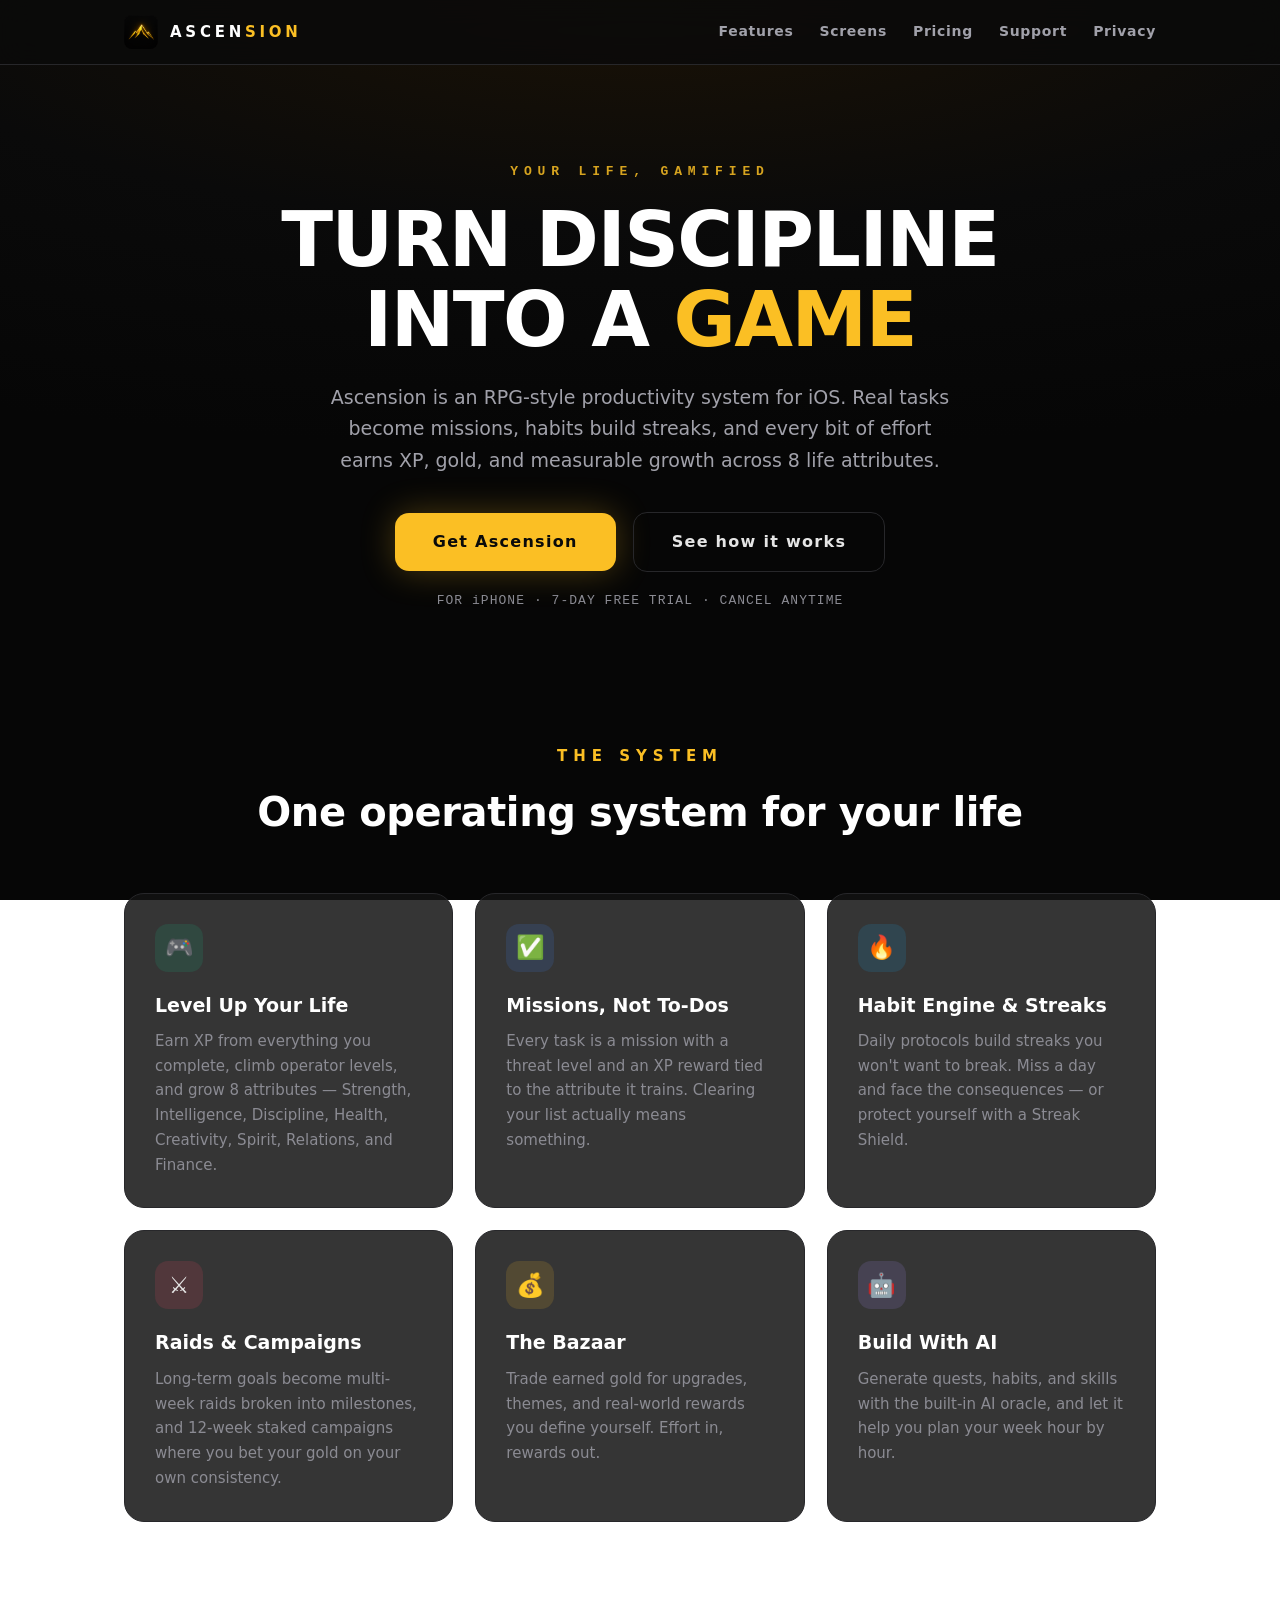
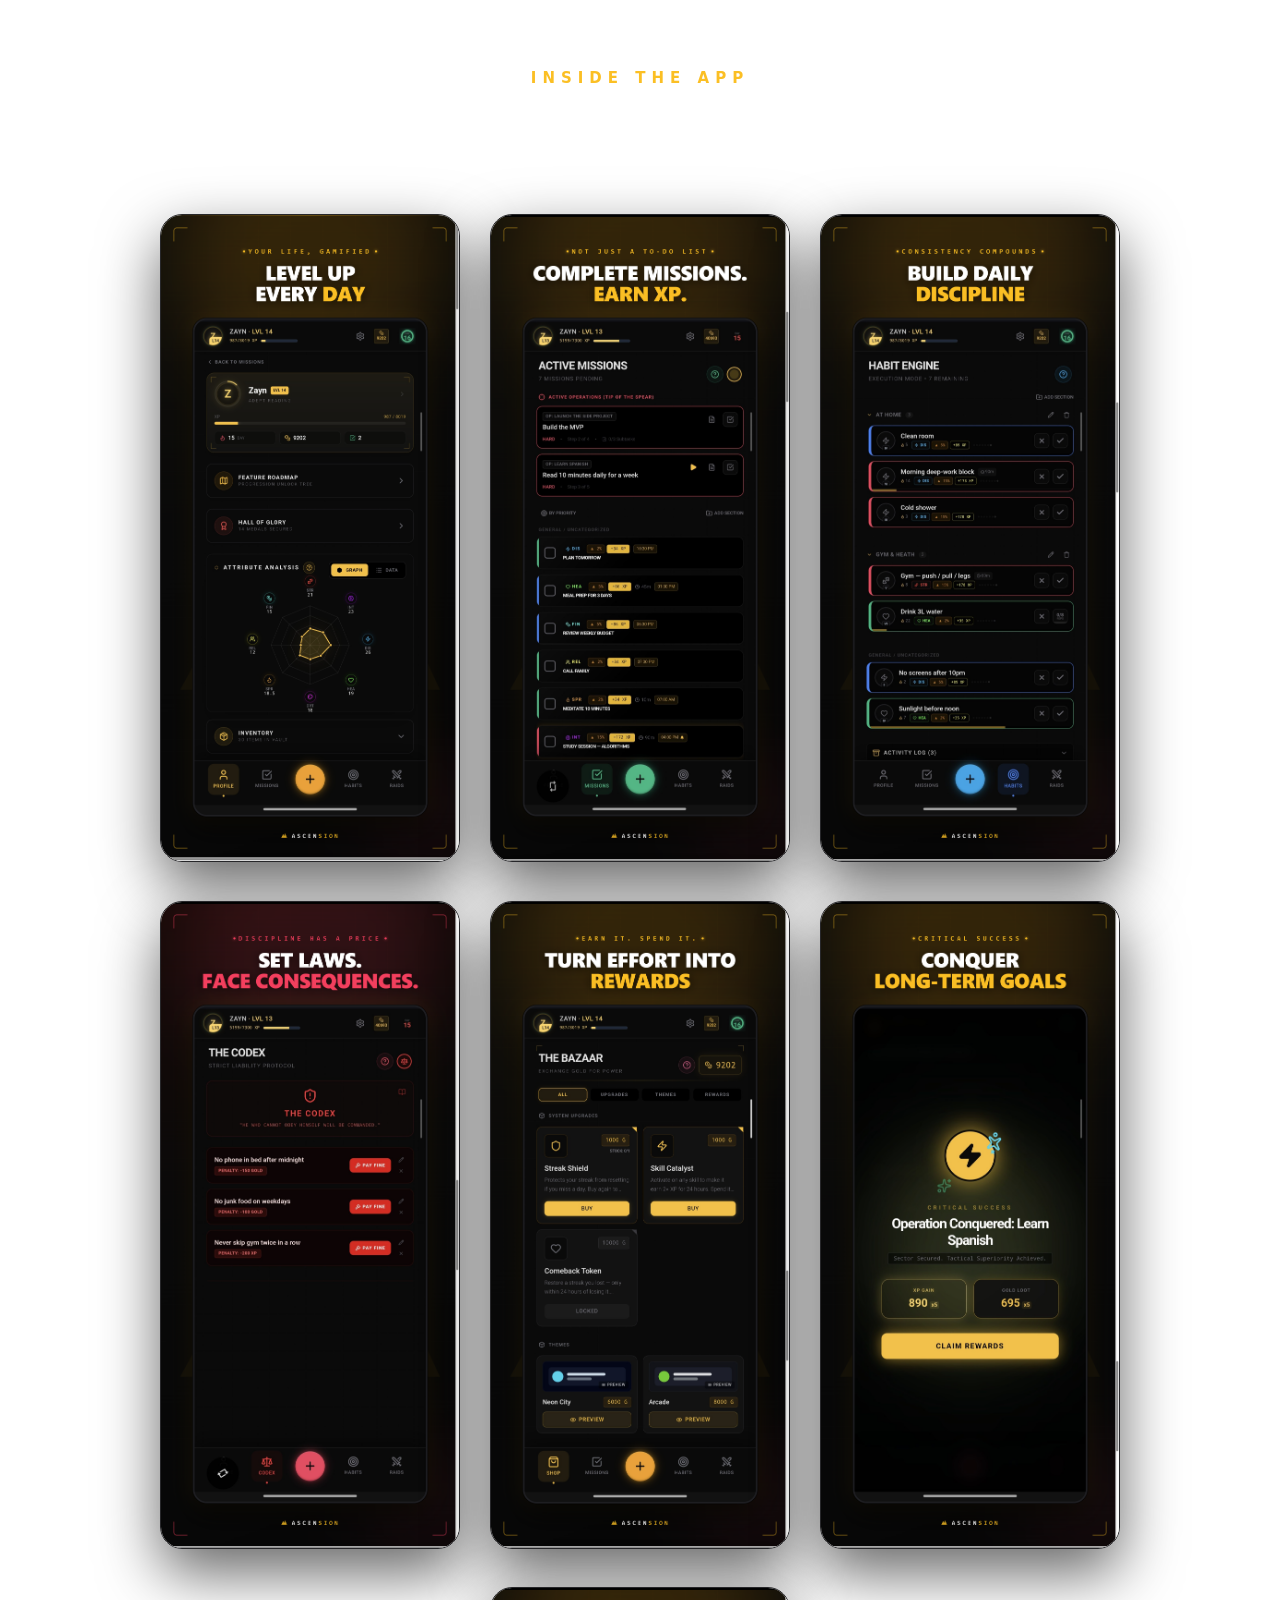
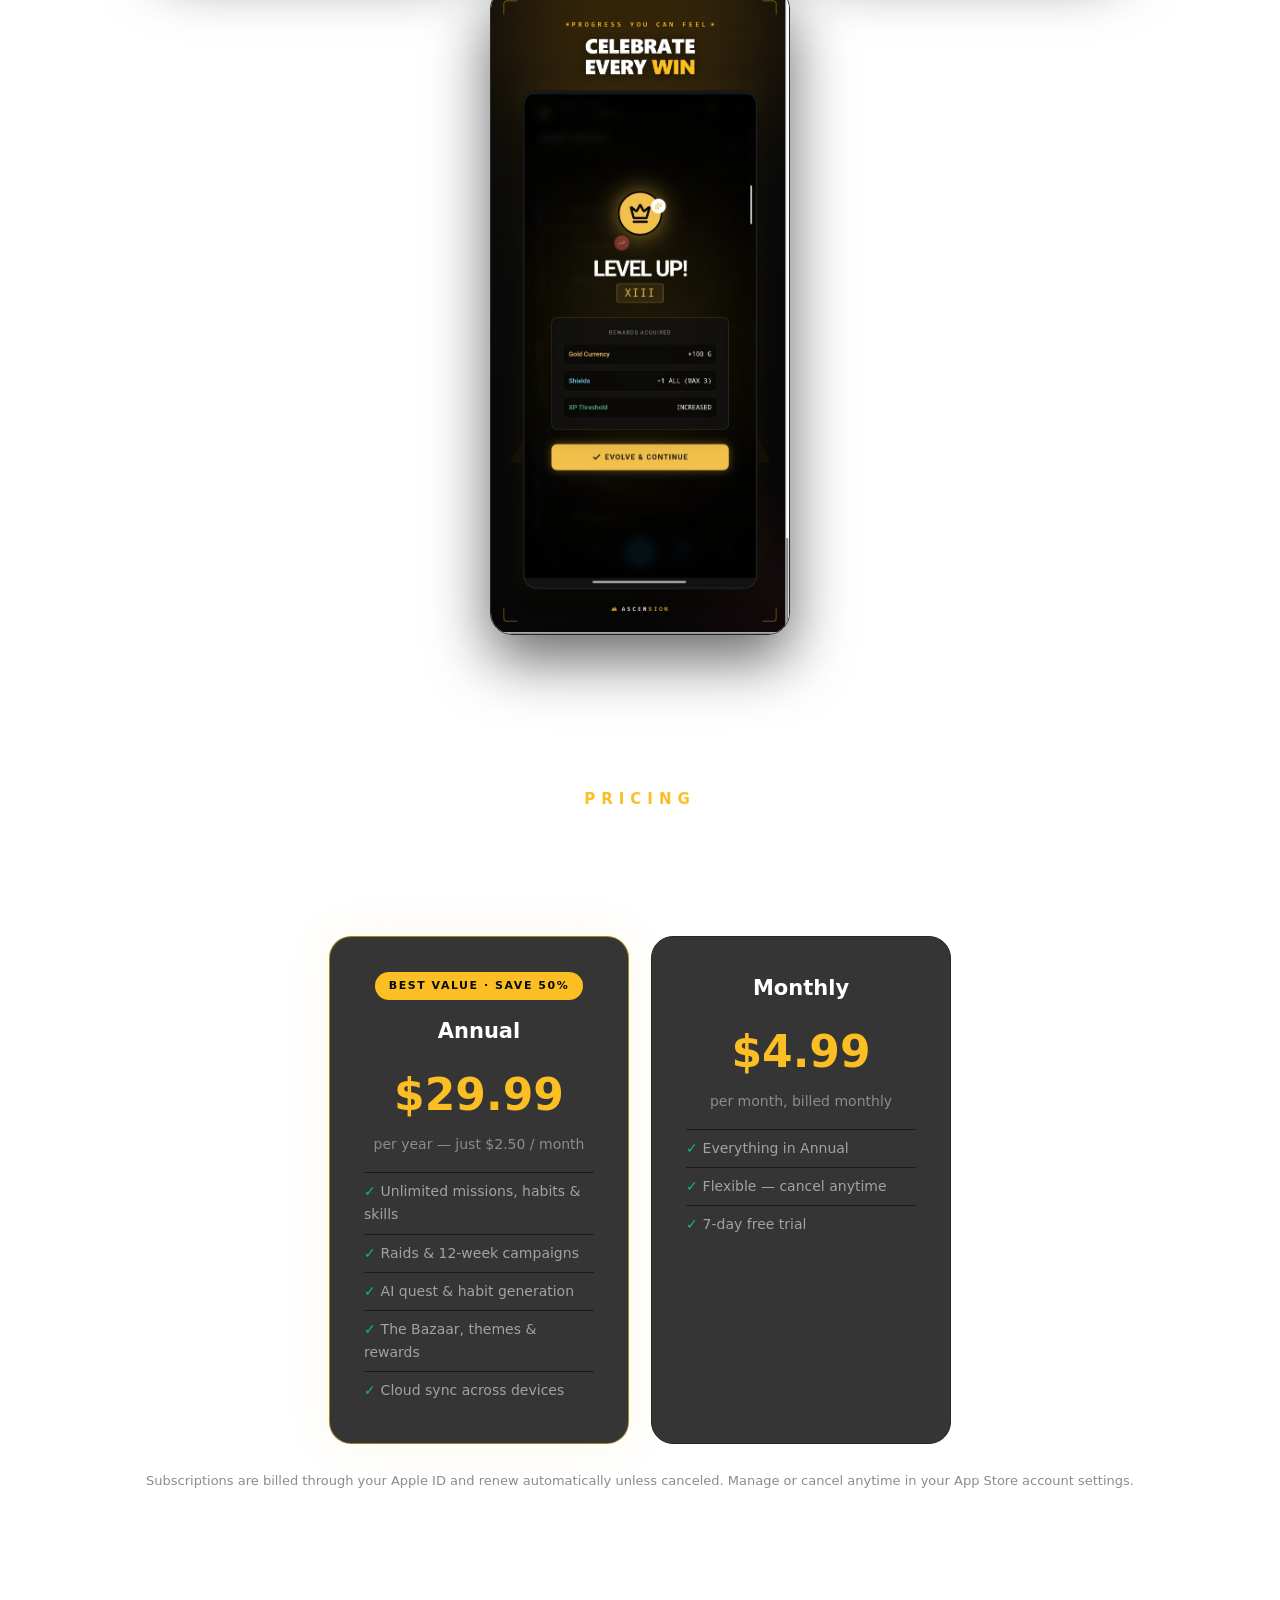
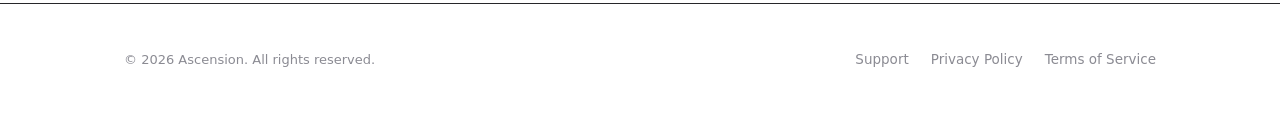
<file: index.html>
<!DOCTYPE html>
<html lang="en">
<head>
<meta charset="UTF-8">
<meta name="viewport" content="width=device-width, initial-scale=1.0">
<title>Ascension — Turn Your Life Into a Game</title>
<meta name="description" content="Ascension is an RPG-style productivity system for iOS. Turn tasks into missions, habits into streaks, and daily effort into XP, gold, and real progress across 8 life attributes.">
<link rel="icon" type="image/png" href="shots/icon.png">
<link rel="stylesheet" href="style.css">
<meta property="og:title" content="Ascension — Turn Your Life Into a Game">
<meta property="og:description" content="An RPG-style productivity system: missions, habits, streaks, XP, gold, and 8 life attributes.">
<meta property="og:image" content="shots/icon.png">
</head>
<body>

<nav>
  <div class="wrap">
    <a class="brand" href="index.html"><img src="shots/icon.png" alt="Ascension icon"><span>ASCEN<b>SION</b></span></a>
    <div class="links">
      <a href="#features">Features</a>
      <a href="#screens">Screens</a>
      <a href="#pricing">Pricing</a>
      <a href="support.html">Support</a>
      <a href="privacy.html">Privacy</a>
    </div>
  </div>
</nav>

<header class="hero wrap">
  <div class="kicker mono">Your life, gamified</div>
  <h1>Turn discipline<br>into a <span class="g">game</span></h1>
  <p class="lead">Ascension is an RPG-style productivity system for iOS. Real tasks become missions, habits build streaks, and every bit of effort earns XP, gold, and measurable growth across 8 life attributes.</p>
  <a class="cta" href="#pricing">Get Ascension</a>
  <a class="cta ghost" href="#features">See how it works</a>
  <div class="subnote mono">FOR iPHONE · 7-DAY FREE TRIAL · CANCEL ANYTIME</div>
</header>

<section id="features">
  <div class="wrap">
    <h2 class="sec">The System</h2>
    <h3 class="sec-big">One operating system for your life</h3>
    <div class="grid">
      <div class="card"><div class="ico" style="background:rgba(16,185,129,.14);">🎮</div>
        <h4>Level Up Your Life</h4>
        <p>Earn XP from everything you complete, climb operator levels, and grow 8 attributes — Strength, Intelligence, Discipline, Health, Creativity, Spirit, Relations, and Finance.</p></div>
      <div class="card"><div class="ico" style="background:rgba(59,130,246,.14);">✅</div>
        <h4>Missions, Not To-Dos</h4>
        <p>Every task is a mission with a threat level and an XP reward tied to the attribute it trains. Clearing your list actually means something.</p></div>
      <div class="card"><div class="ico" style="background:rgba(14,165,233,.14);">🔥</div>
        <h4>Habit Engine &amp; Streaks</h4>
        <p>Daily protocols build streaks you won't want to break. Miss a day and face the consequences — or protect yourself with a Streak Shield.</p></div>
      <div class="card"><div class="ico" style="background:rgba(244,63,94,.14);">⚔️</div>
        <h4>Raids &amp; Campaigns</h4>
        <p>Long-term goals become multi-week raids broken into milestones, and 12-week staked campaigns where you bet your gold on your own consistency.</p></div>
      <div class="card"><div class="ico" style="background:rgba(251,191,36,.14);">💰</div>
        <h4>The Bazaar</h4>
        <p>Trade earned gold for upgrades, themes, and real-world rewards you define yourself. Effort in, rewards out.</p></div>
      <div class="card"><div class="ico" style="background:rgba(167,139,250,.14);">🤖</div>
        <h4>Build With AI</h4>
        <p>Generate quests, habits, and skills with the built-in AI oracle, and let it help you plan your week hour by hour.</p></div>
    </div>
  </div>
</section>

<section id="screens">
  <div class="wrap">
    <h2 class="sec">Inside the app</h2>
    <h3 class="sec-big">Built like a game. Works like a system.</h3>
    <div class="shots">
      <figure><img src="shots/01_profile.png" alt="Ascension operator profile with attribute radar"></figure>
      <figure><img src="shots/02_missions.png" alt="Ascension active missions with XP rewards"></figure>
      <figure><img src="shots/03_habits.png" alt="Ascension habit engine and streaks"></figure>
      <figure><img src="shots/04_codex.png" alt="Ascension Codex — personal laws and penalties"></figure>
      <figure><img src="shots/05_shop.png" alt="Ascension in-app shop, The Bazaar"></figure>
      <figure><img src="shots/06_raidwin.png" alt="Ascension raid conquered — long-term goal complete"></figure>
      <figure><img src="shots/07_levelup.png" alt="Ascension level up celebration"></figure>
    </div>
  </div>
</section>

<section id="pricing">
  <div class="wrap">
    <h2 class="sec">Pricing</h2>
    <h3 class="sec-big">Simple, transparent plans</h3>
    <div class="plans">
      <div class="plan best">
        <div class="tag">BEST VALUE · SAVE 50%</div>
        <h4>Annual</h4>
        <div class="price">$29.99</div>
        <div class="per">per year — just $2.50 / month</div>
        <ul>
          <li>Unlimited missions, habits &amp; skills</li>
          <li>Raids &amp; 12-week campaigns</li>
          <li>AI quest &amp; habit generation</li>
          <li>The Bazaar, themes &amp; rewards</li>
          <li>Cloud sync across devices</li>
        </ul>
      </div>
      <div class="plan">
        <h4>Monthly</h4>
        <div class="price">$4.99</div>
        <div class="per">per month, billed monthly</div>
        <ul>
          <li>Everything in Annual</li>
          <li>Flexible — cancel anytime</li>
          <li>7-day free trial</li>
        </ul>
      </div>
    </div>
    <p style="text-align:center;color:var(--muted);font-size:13px;margin-top:26px;">
      Subscriptions are billed through your Apple ID and renew automatically unless canceled.
      Manage or cancel anytime in your App Store account settings.
    </p>
  </div>
</section>

<footer>
  <div class="wrap">
    <div class="copy">© 2026 Ascension. All rights reserved.</div>
    <div class="links">
      <a href="support.html">Support</a>
      <a href="privacy.html">Privacy Policy</a>
      <a href="terms.html">Terms of Service</a>
    </div>
  </div>
</footer>

</body>
</html>
</file>
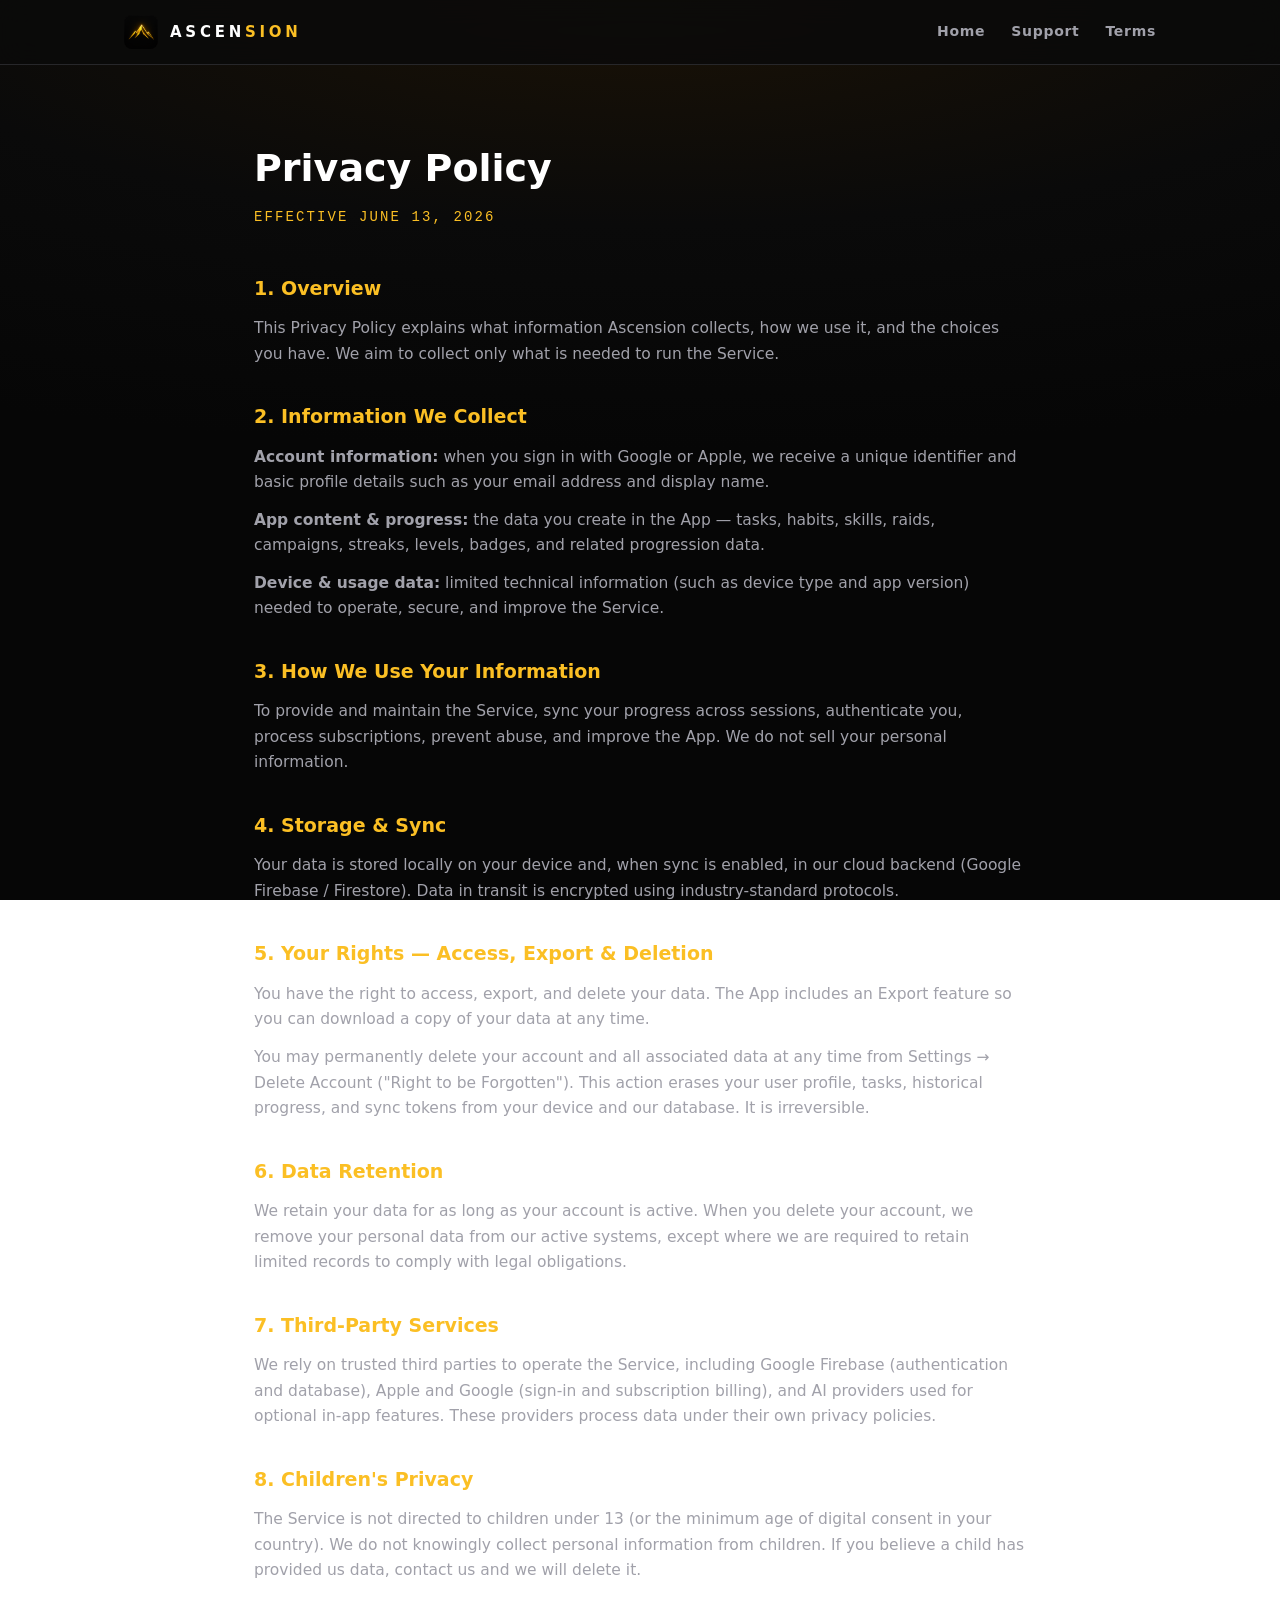
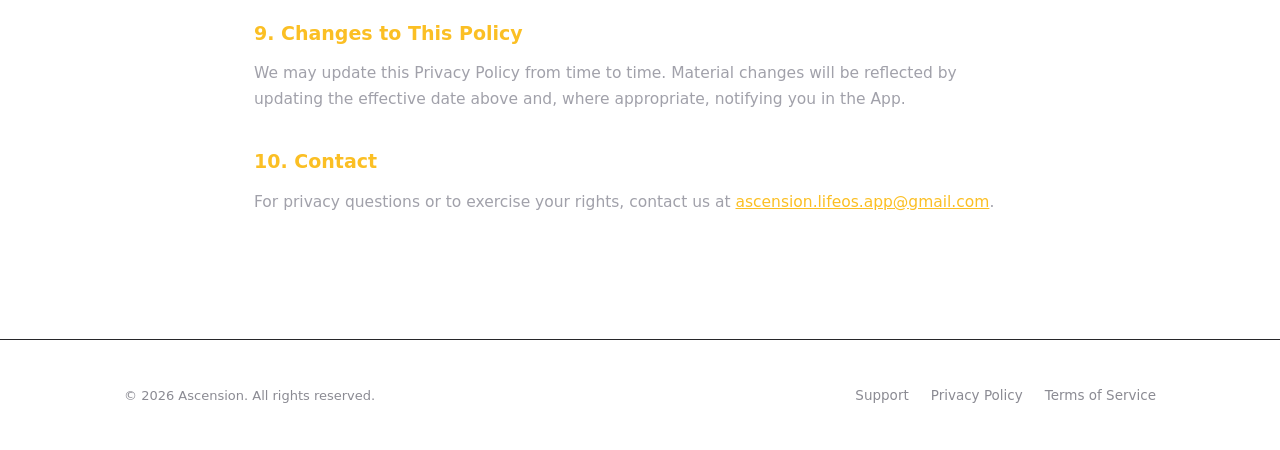
<file: privacy.html>
<!DOCTYPE html>
<html lang="en">
<head>
<meta charset="UTF-8">
<meta name="viewport" content="width=device-width, initial-scale=1.0">
<title>Privacy Policy — Ascension</title>
<link rel="icon" type="image/png" href="shots/icon.png">
<link rel="stylesheet" href="style.css">
</head>
<body>

<nav>
  <div class="wrap">
    <a class="brand" href="index.html"><img src="shots/icon.png" alt="Ascension icon"><span>ASCEN<b>SION</b></span></a>
    <div class="links">
      <a href="index.html">Home</a>
      <a href="support.html">Support</a>
      <a href="terms.html">Terms</a>
    </div>
  </div>
</nav>

<div class="doc">
  <h1>Privacy Policy</h1>
  <div class="eff mono">Effective June 13, 2026</div>

  <h2>1. Overview</h2>
  <p>This Privacy Policy explains what information Ascension collects, how we use it, and the choices you have. We aim to collect only what is needed to run the Service.</p>

  <h2>2. Information We Collect</h2>
  <p><strong>Account information:</strong> when you sign in with Google or Apple, we receive a unique identifier and basic profile details such as your email address and display name.</p>
  <p><strong>App content &amp; progress:</strong> the data you create in the App — tasks, habits, skills, raids, campaigns, streaks, levels, badges, and related progression data.</p>
  <p><strong>Device &amp; usage data:</strong> limited technical information (such as device type and app version) needed to operate, secure, and improve the Service.</p>

  <h2>3. How We Use Your Information</h2>
  <p>To provide and maintain the Service, sync your progress across sessions, authenticate you, process subscriptions, prevent abuse, and improve the App. We do not sell your personal information.</p>

  <h2>4. Storage &amp; Sync</h2>
  <p>Your data is stored locally on your device and, when sync is enabled, in our cloud backend (Google Firebase / Firestore). Data in transit is encrypted using industry-standard protocols.</p>

  <h2>5. Your Rights — Access, Export &amp; Deletion</h2>
  <p>You have the right to access, export, and delete your data. The App includes an Export feature so you can download a copy of your data at any time.</p>
  <p>You may permanently delete your account and all associated data at any time from Settings → Delete Account ("Right to be Forgotten"). This action erases your user profile, tasks, historical progress, and sync tokens from your device and our database. It is irreversible.</p>

  <h2>6. Data Retention</h2>
  <p>We retain your data for as long as your account is active. When you delete your account, we remove your personal data from our active systems, except where we are required to retain limited records to comply with legal obligations.</p>

  <h2>7. Third-Party Services</h2>
  <p>We rely on trusted third parties to operate the Service, including Google Firebase (authentication and database), Apple and Google (sign-in and subscription billing), and AI providers used for optional in-app features. These providers process data under their own privacy policies.</p>

  <h2>8. Children's Privacy</h2>
  <p>The Service is not directed to children under 13 (or the minimum age of digital consent in your country). We do not knowingly collect personal information from children. If you believe a child has provided us data, contact us and we will delete it.</p>

  <h2>9. Changes to This Policy</h2>
  <p>We may update this Privacy Policy from time to time. Material changes will be reflected by updating the effective date above and, where appropriate, notifying you in the App.</p>

  <h2>10. Contact</h2>
  <p>For privacy questions or to exercise your rights, contact us at <a href="mailto:ascension.lifeos.app@gmail.com">ascension.lifeos.app@gmail.com</a>.</p>
</div>

<footer>
  <div class="wrap">
    <div class="copy">© 2026 Ascension. All rights reserved.</div>
    <div class="links">
      <a href="support.html">Support</a>
      <a href="privacy.html">Privacy Policy</a>
      <a href="terms.html">Terms of Service</a>
    </div>
  </div>
</footer>

</body>
</html>
</file>
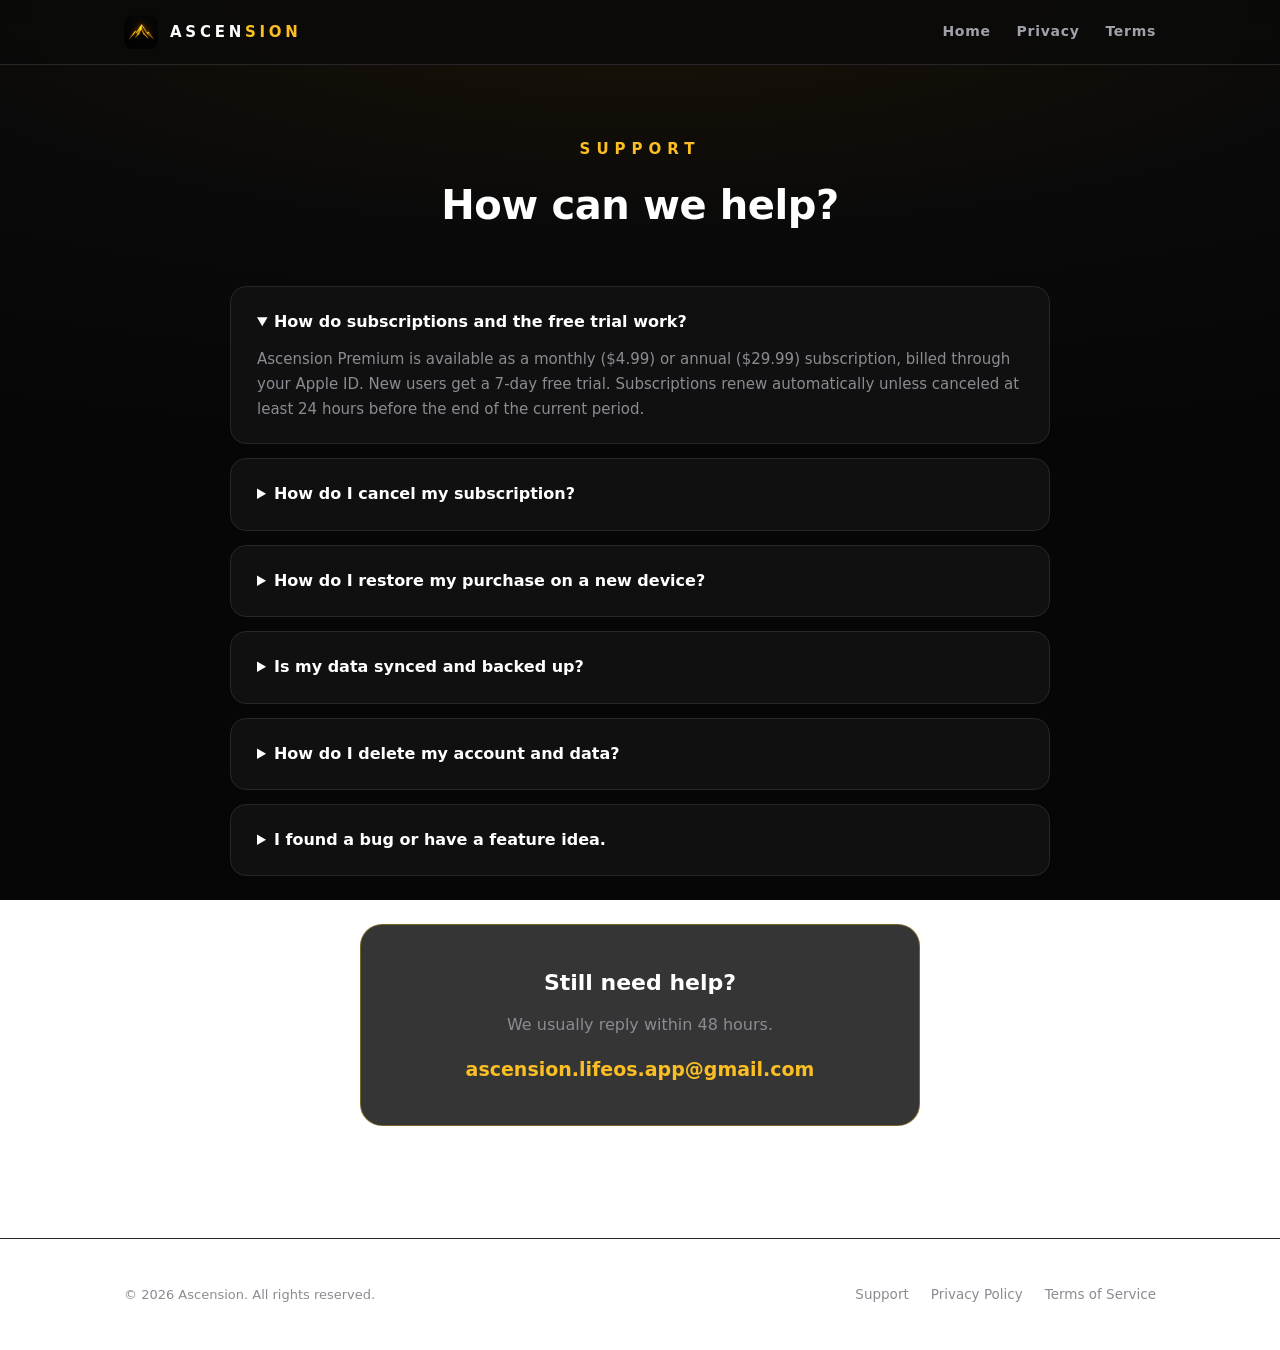
<file: support.html>
<!DOCTYPE html>
<html lang="en">
<head>
<meta charset="UTF-8">
<meta name="viewport" content="width=device-width, initial-scale=1.0">
<title>Support — Ascension</title>
<link rel="icon" type="image/png" href="shots/icon.png">
<link rel="stylesheet" href="style.css">
</head>
<body>

<nav>
  <div class="wrap">
    <a class="brand" href="index.html"><img src="shots/icon.png" alt="Ascension icon"><span>ASCEN<b>SION</b></span></a>
    <div class="links">
      <a href="index.html">Home</a>
      <a href="privacy.html">Privacy</a>
      <a href="terms.html">Terms</a>
    </div>
  </div>
</nav>

<section>
  <div class="wrap">
    <h2 class="sec">Support</h2>
    <h3 class="sec-big">How can we help?</h3>

    <div class="faq">
      <details open>
        <summary>How do subscriptions and the free trial work?</summary>
        <p>Ascension Premium is available as a monthly ($4.99) or annual ($29.99) subscription, billed through your Apple ID. New users get a 7-day free trial. Subscriptions renew automatically unless canceled at least 24 hours before the end of the current period.</p>
      </details>
      <details>
        <summary>How do I cancel my subscription?</summary>
        <p>Open Settings on your iPhone → tap your name → Subscriptions → Ascension → Cancel Subscription. Deleting the app does not cancel an active subscription.</p>
      </details>
      <details>
        <summary>How do I restore my purchase on a new device?</summary>
        <p>Sign in with the same Google or Apple account, then open the Premium screen inside the app and tap <strong>Restore</strong>. Make sure you're signed into the same Apple ID that made the original purchase.</p>
      </details>
      <details>
        <summary>Is my data synced and backed up?</summary>
        <p>Yes. When you sign in, your progress is synced securely to our cloud backend, so you can pick up where you left off on any device. You can also export a full copy of your data anytime from inside the app.</p>
      </details>
      <details>
        <summary>How do I delete my account and data?</summary>
        <p>In the app, go to Settings → Delete Account. This permanently erases your profile, progress, and sync data from our servers. This action is irreversible. See our <a href="privacy.html">Privacy Policy</a> for details.</p>
      </details>
      <details>
        <summary>I found a bug or have a feature idea.</summary>
        <p>We'd love to hear it — email us using the address below and include your device model and iOS version if you're reporting a bug.</p>
      </details>
    </div>

    <div class="contact-box">
      <h4>Still need help?</h4>
      <p style="color:var(--muted);margin-bottom:16px;">We usually reply within 48 hours.</p>
      <a class="mail" href="mailto:ascension.lifeos.app@gmail.com">ascension.lifeos.app@gmail.com</a>
    </div>
  </div>
</section>

<footer>
  <div class="wrap">
    <div class="copy">© 2026 Ascension. All rights reserved.</div>
    <div class="links">
      <a href="support.html">Support</a>
      <a href="privacy.html">Privacy Policy</a>
      <a href="terms.html">Terms of Service</a>
    </div>
  </div>
</footer>

</body>
</html>
</file>
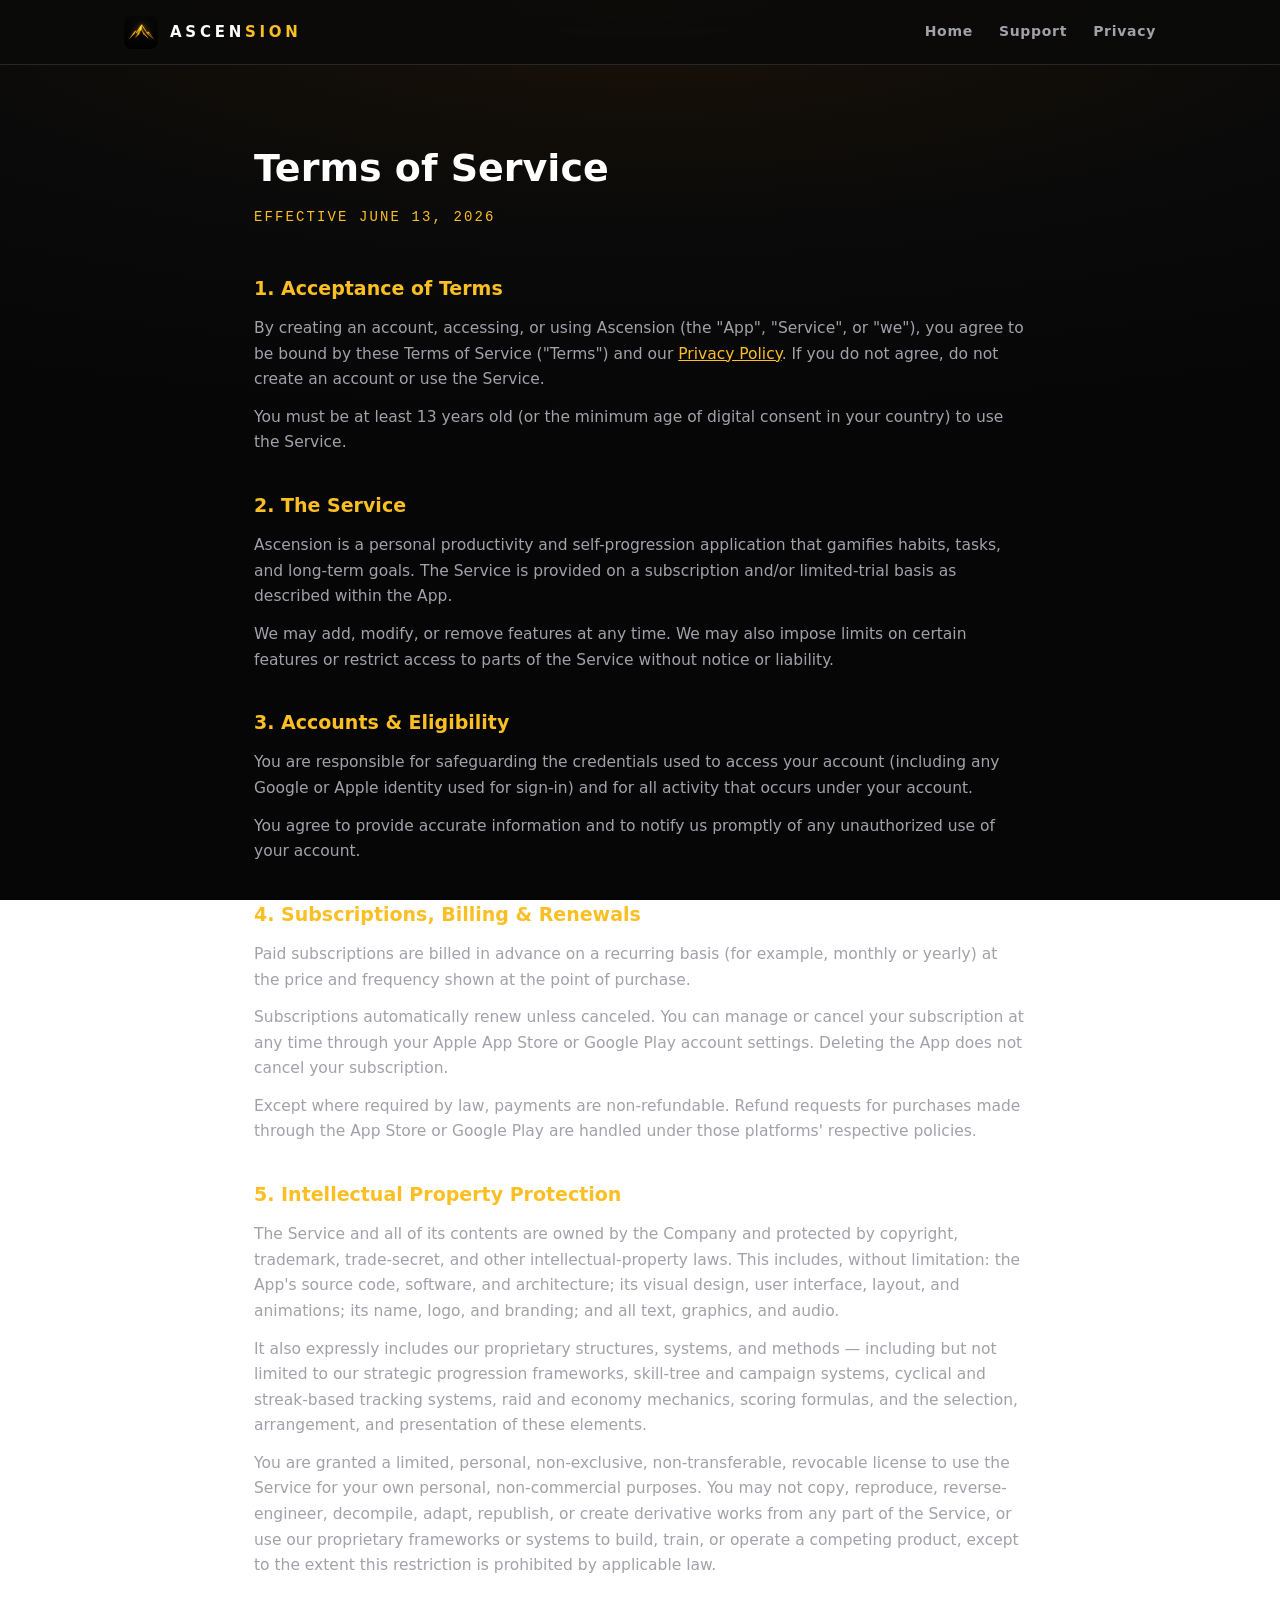
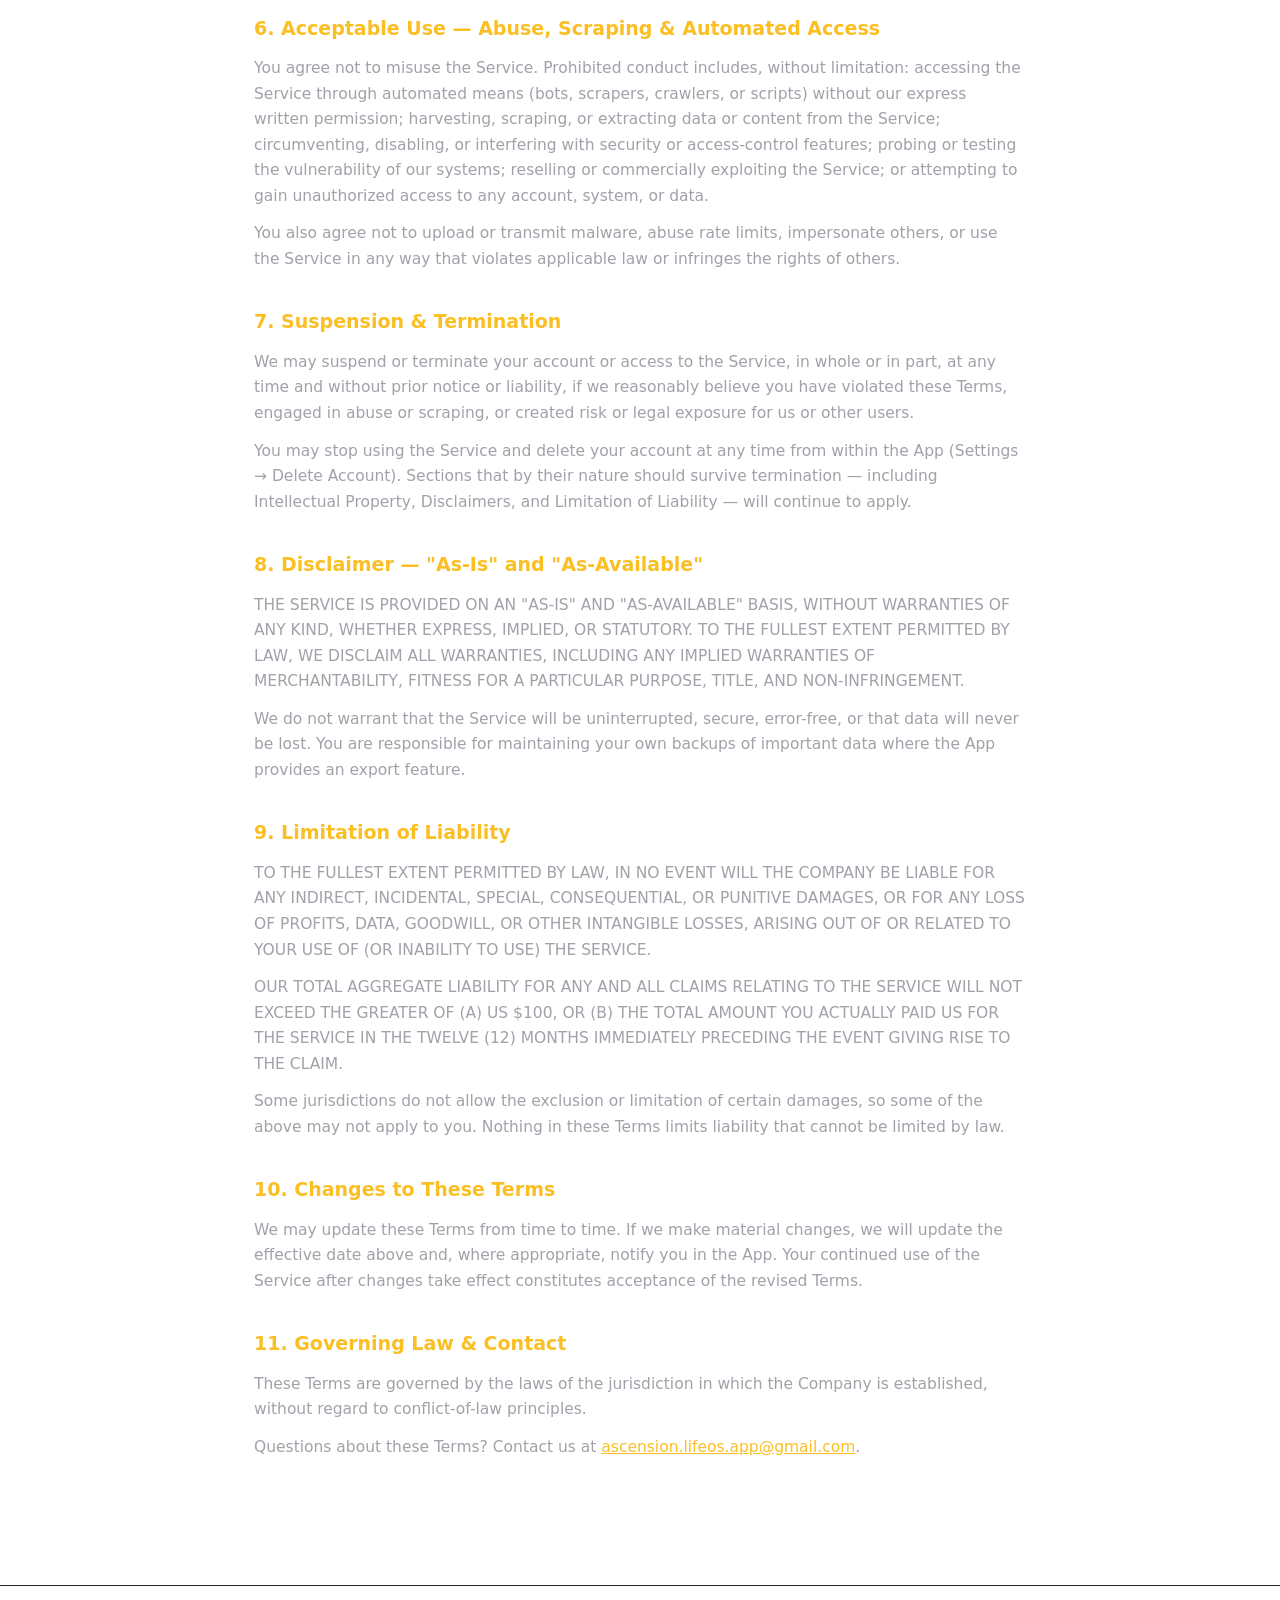
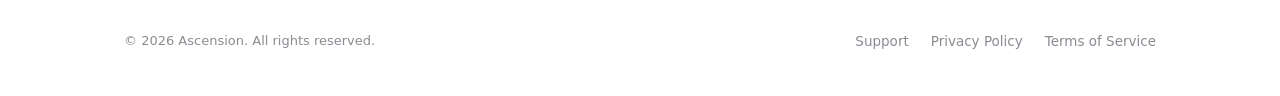
<file: terms.html>
<!DOCTYPE html>
<html lang="en">
<head>
<meta charset="UTF-8">
<meta name="viewport" content="width=device-width, initial-scale=1.0">
<title>Terms of Service — Ascension</title>
<link rel="icon" type="image/png" href="shots/icon.png">
<link rel="stylesheet" href="style.css">
</head>
<body>

<nav>
  <div class="wrap">
    <a class="brand" href="index.html"><img src="shots/icon.png" alt="Ascension icon"><span>ASCEN<b>SION</b></span></a>
    <div class="links">
      <a href="index.html">Home</a>
      <a href="support.html">Support</a>
      <a href="privacy.html">Privacy</a>
    </div>
  </div>
</nav>

<div class="doc">
  <h1>Terms of Service</h1>
  <div class="eff mono">Effective June 13, 2026</div>

  <h2>1. Acceptance of Terms</h2>
  <p>By creating an account, accessing, or using Ascension (the "App", "Service", or "we"), you agree to be bound by these Terms of Service ("Terms") and our <a href="privacy.html">Privacy Policy</a>. If you do not agree, do not create an account or use the Service.</p>
  <p>You must be at least 13 years old (or the minimum age of digital consent in your country) to use the Service.</p>

  <h2>2. The Service</h2>
  <p>Ascension is a personal productivity and self-progression application that gamifies habits, tasks, and long-term goals. The Service is provided on a subscription and/or limited-trial basis as described within the App.</p>
  <p>We may add, modify, or remove features at any time. We may also impose limits on certain features or restrict access to parts of the Service without notice or liability.</p>

  <h2>3. Accounts &amp; Eligibility</h2>
  <p>You are responsible for safeguarding the credentials used to access your account (including any Google or Apple identity used for sign-in) and for all activity that occurs under your account.</p>
  <p>You agree to provide accurate information and to notify us promptly of any unauthorized use of your account.</p>

  <h2>4. Subscriptions, Billing &amp; Renewals</h2>
  <p>Paid subscriptions are billed in advance on a recurring basis (for example, monthly or yearly) at the price and frequency shown at the point of purchase.</p>
  <p>Subscriptions automatically renew unless canceled. You can manage or cancel your subscription at any time through your Apple App Store or Google Play account settings. Deleting the App does not cancel your subscription.</p>
  <p>Except where required by law, payments are non-refundable. Refund requests for purchases made through the App Store or Google Play are handled under those platforms' respective policies.</p>

  <h2>5. Intellectual Property Protection</h2>
  <p>The Service and all of its contents are owned by the Company and protected by copyright, trademark, trade-secret, and other intellectual-property laws. This includes, without limitation: the App's source code, software, and architecture; its visual design, user interface, layout, and animations; its name, logo, and branding; and all text, graphics, and audio.</p>
  <p>It also expressly includes our proprietary structures, systems, and methods — including but not limited to our strategic progression frameworks, skill-tree and campaign systems, cyclical and streak-based tracking systems, raid and economy mechanics, scoring formulas, and the selection, arrangement, and presentation of these elements.</p>
  <p>You are granted a limited, personal, non-exclusive, non-transferable, revocable license to use the Service for your own personal, non-commercial purposes. You may not copy, reproduce, reverse-engineer, decompile, adapt, republish, or create derivative works from any part of the Service, or use our proprietary frameworks or systems to build, train, or operate a competing product, except to the extent this restriction is prohibited by applicable law.</p>

  <h2>6. Acceptable Use — Abuse, Scraping &amp; Automated Access</h2>
  <p>You agree not to misuse the Service. Prohibited conduct includes, without limitation: accessing the Service through automated means (bots, scrapers, crawlers, or scripts) without our express written permission; harvesting, scraping, or extracting data or content from the Service; circumventing, disabling, or interfering with security or access-control features; probing or testing the vulnerability of our systems; reselling or commercially exploiting the Service; or attempting to gain unauthorized access to any account, system, or data.</p>
  <p>You also agree not to upload or transmit malware, abuse rate limits, impersonate others, or use the Service in any way that violates applicable law or infringes the rights of others.</p>

  <h2>7. Suspension &amp; Termination</h2>
  <p>We may suspend or terminate your account or access to the Service, in whole or in part, at any time and without prior notice or liability, if we reasonably believe you have violated these Terms, engaged in abuse or scraping, or created risk or legal exposure for us or other users.</p>
  <p>You may stop using the Service and delete your account at any time from within the App (Settings → Delete Account). Sections that by their nature should survive termination — including Intellectual Property, Disclaimers, and Limitation of Liability — will continue to apply.</p>

  <h2>8. Disclaimer — "As-Is" and "As-Available"</h2>
  <p>THE SERVICE IS PROVIDED ON AN "AS-IS" AND "AS-AVAILABLE" BASIS, WITHOUT WARRANTIES OF ANY KIND, WHETHER EXPRESS, IMPLIED, OR STATUTORY. TO THE FULLEST EXTENT PERMITTED BY LAW, WE DISCLAIM ALL WARRANTIES, INCLUDING ANY IMPLIED WARRANTIES OF MERCHANTABILITY, FITNESS FOR A PARTICULAR PURPOSE, TITLE, AND NON-INFRINGEMENT.</p>
  <p>We do not warrant that the Service will be uninterrupted, secure, error-free, or that data will never be lost. You are responsible for maintaining your own backups of important data where the App provides an export feature.</p>

  <h2>9. Limitation of Liability</h2>
  <p>TO THE FULLEST EXTENT PERMITTED BY LAW, IN NO EVENT WILL THE COMPANY BE LIABLE FOR ANY INDIRECT, INCIDENTAL, SPECIAL, CONSEQUENTIAL, OR PUNITIVE DAMAGES, OR FOR ANY LOSS OF PROFITS, DATA, GOODWILL, OR OTHER INTANGIBLE LOSSES, ARISING OUT OF OR RELATED TO YOUR USE OF (OR INABILITY TO USE) THE SERVICE.</p>
  <p>OUR TOTAL AGGREGATE LIABILITY FOR ANY AND ALL CLAIMS RELATING TO THE SERVICE WILL NOT EXCEED THE GREATER OF (A) US $100, OR (B) THE TOTAL AMOUNT YOU ACTUALLY PAID US FOR THE SERVICE IN THE TWELVE (12) MONTHS IMMEDIATELY PRECEDING THE EVENT GIVING RISE TO THE CLAIM.</p>
  <p>Some jurisdictions do not allow the exclusion or limitation of certain damages, so some of the above may not apply to you. Nothing in these Terms limits liability that cannot be limited by law.</p>

  <h2>10. Changes to These Terms</h2>
  <p>We may update these Terms from time to time. If we make material changes, we will update the effective date above and, where appropriate, notify you in the App. Your continued use of the Service after changes take effect constitutes acceptance of the revised Terms.</p>

  <h2>11. Governing Law &amp; Contact</h2>
  <p>These Terms are governed by the laws of the jurisdiction in which the Company is established, without regard to conflict-of-law principles.</p>
  <p>Questions about these Terms? Contact us at <a href="mailto:ascension.lifeos.app@gmail.com">ascension.lifeos.app@gmail.com</a>.</p>
</div>

<footer>
  <div class="wrap">
    <div class="copy">© 2026 Ascension. All rights reserved.</div>
    <div class="links">
      <a href="support.html">Support</a>
      <a href="privacy.html">Privacy Policy</a>
      <a href="terms.html">Terms of Service</a>
    </div>
  </div>
</footer>

</body>
</html>
</file>
<file: style.css>
:root{
  --black:#0a0a0a; --paper:#121212; --gold:#fbbf24; --amber:#f59e0b;
  --text:#e5e5e5; --muted:#8b8b93; --silver:#a1a1aa;
  --easy:#10b981; --normal:#3b82f6; --hard:#f43f5e; --zinc:#27272a;
}
*{margin:0;padding:0;box-sizing:border-box;}
html{scroll-behavior:smooth;}
body{
  background:radial-gradient(120% 50% at 50% 0%, #1a1206 0%, var(--black) 50%, #060606 100%);
  background-attachment:fixed;
  color:var(--text);
  font-family:'Inter','Segoe UI',system-ui,-apple-system,sans-serif;
  -webkit-font-smoothing:antialiased;
  line-height:1.65;
}
.mono{font-family:'SF Mono','Cascadia Code','Consolas',monospace;}
.wrap{max-width:1080px;margin:0 auto;padding:0 24px;}

/* nav */
nav{
  position:sticky;top:0;z-index:50;
  background:rgba(10,10,10,.82);backdrop-filter:blur(14px);
  border-bottom:1px solid var(--zinc);
}
nav .wrap{display:flex;align-items:center;justify-content:space-between;height:64px;}
.brand{display:flex;align-items:center;gap:12px;text-decoration:none;color:#fff;}
.brand img{width:34px;height:34px;border-radius:8px;}
.brand span{font-weight:800;letter-spacing:.25em;font-size:15px;}
.brand b{color:var(--gold);}
nav .links{display:flex;gap:26px;}
nav .links a{color:var(--silver);text-decoration:none;font-size:14px;font-weight:600;letter-spacing:.05em;}
nav .links a:hover{color:var(--gold);}

/* hero */
.hero{text-align:center;padding:96px 0 60px;}
.hero .kicker{color:var(--gold);font-size:13px;font-weight:700;letter-spacing:.45em;text-transform:uppercase;opacity:.85;}
.hero h1{font-size:clamp(40px,7vw,76px);font-weight:900;letter-spacing:-.02em;line-height:1.05;margin:18px 0 22px;color:#fff;text-transform:uppercase;}
.hero h1 .g{color:var(--gold);}
.hero p.lead{max-width:640px;margin:0 auto 36px;color:var(--silver);font-size:19px;}
.cta{display:inline-block;background:var(--gold);color:#0a0a0a;font-weight:800;letter-spacing:.08em;
  padding:16px 38px;border-radius:14px;text-decoration:none;font-size:16px;
  box-shadow:0 0 34px rgba(251,191,36,.28);transition:transform .15s ease;}
.cta:hover{transform:translateY(-2px);}
.cta.ghost{background:transparent;color:var(--text);border:1px solid var(--zinc);box-shadow:none;margin-left:12px;}
.subnote{margin-top:18px;color:var(--muted);font-size:13px;letter-spacing:.08em;}

/* sections */
section{padding:72px 0;}
h2.sec{font-size:15px;color:var(--gold);font-weight:700;letter-spacing:.4em;text-transform:uppercase;text-align:center;margin-bottom:10px;}
h3.sec-big{font-size:clamp(26px,4vw,40px);font-weight:900;text-align:center;color:#fff;margin-bottom:48px;letter-spacing:-.01em;}

/* features */
.grid{display:grid;grid-template-columns:repeat(auto-fit,minmax(300px,1fr));gap:22px;}
.card{background:rgba(18,18,18,.85);border:1px solid var(--zinc);border-radius:20px;padding:30px;}
.card .ico{width:48px;height:48px;border-radius:13px;display:flex;align-items:center;justify-content:center;font-size:23px;margin-bottom:18px;}
.card h4{color:#fff;font-size:19px;font-weight:800;margin-bottom:8px;}
.card p{color:var(--muted);font-size:15px;}

/* screenshots */
.shots{display:flex;gap:30px;justify-content:center;flex-wrap:wrap;}
.shots figure{width:300px;transition:transform .2s ease;}
.shots figure:hover{transform:translateY(-6px);}
.shots img{width:100%;border-radius:22px;border:1px solid var(--zinc);box-shadow:0 24px 60px rgba(0,0,0,.6);}
.shots figcaption{text-align:center;color:var(--muted);font-size:13px;margin-top:12px;letter-spacing:.12em;text-transform:uppercase;}

/* pricing */
.plans{display:flex;gap:22px;justify-content:center;flex-wrap:wrap;}
.plan{background:rgba(18,18,18,.85);border:1px solid var(--zinc);border-radius:22px;padding:34px;width:300px;text-align:center;}
.plan.best{border-color:rgba(251,191,36,.55);box-shadow:0 0 44px rgba(251,191,36,.10);}
.plan .tag{display:inline-block;font-size:11px;font-weight:800;letter-spacing:.14em;color:#0a0a0a;background:var(--gold);border-radius:999px;padding:5px 14px;margin-bottom:14px;}
.plan h4{color:#fff;font-size:21px;font-weight:800;}
.plan .price{font-size:44px;font-weight:900;color:var(--gold);margin:10px 0 2px;}
.plan .per{color:var(--muted);font-size:14px;margin-bottom:16px;}
.plan ul{list-style:none;color:var(--silver);font-size:14px;text-align:left;margin-top:14px;}
.plan ul li{padding:7px 0;border-top:1px solid #1c1c20;}
.plan ul li::before{content:"✓  ";color:var(--easy);font-weight:700;}

/* legal pages */
.doc{max-width:820px;margin:0 auto;padding:72px 24px;}
.doc h1{color:#fff;font-size:38px;font-weight:900;margin-bottom:6px;}
.doc .eff{color:var(--gold);font-size:14px;letter-spacing:.15em;margin-bottom:44px;text-transform:uppercase;}
.doc h2{color:var(--gold);font-size:19px;font-weight:800;margin:34px 0 12px;}
.doc p{color:var(--silver);font-size:15.5px;margin-bottom:12px;}
.doc a{color:var(--gold);}

/* support */
.faq{max-width:820px;margin:0 auto;}
.faq details{background:rgba(18,18,18,.85);border:1px solid var(--zinc);border-radius:16px;padding:22px 26px;margin-bottom:14px;}
.faq summary{color:#fff;font-weight:700;font-size:16px;cursor:pointer;}
.faq p{color:var(--muted);margin-top:12px;font-size:15px;}
.contact-box{max-width:560px;margin:48px auto 0;text-align:center;background:rgba(18,18,18,.85);
  border:1px solid rgba(251,191,36,.35);border-radius:22px;padding:40px;}
.contact-box h4{color:#fff;font-size:22px;font-weight:800;margin-bottom:10px;}
.contact-box a.mail{color:var(--gold);font-size:19px;font-weight:700;text-decoration:none;}

/* footer */
footer{border-top:1px solid var(--zinc);padding:44px 0;margin-top:40px;}
footer .wrap{display:flex;flex-wrap:wrap;gap:18px;align-items:center;justify-content:space-between;}
footer .links{display:flex;gap:22px;}
footer a{color:var(--muted);text-decoration:none;font-size:13.5px;}
footer a:hover{color:var(--gold);}
footer .copy{color:var(--muted);font-size:13px;}
@media(max-width:640px){nav .links{display:none;}}
</file>
